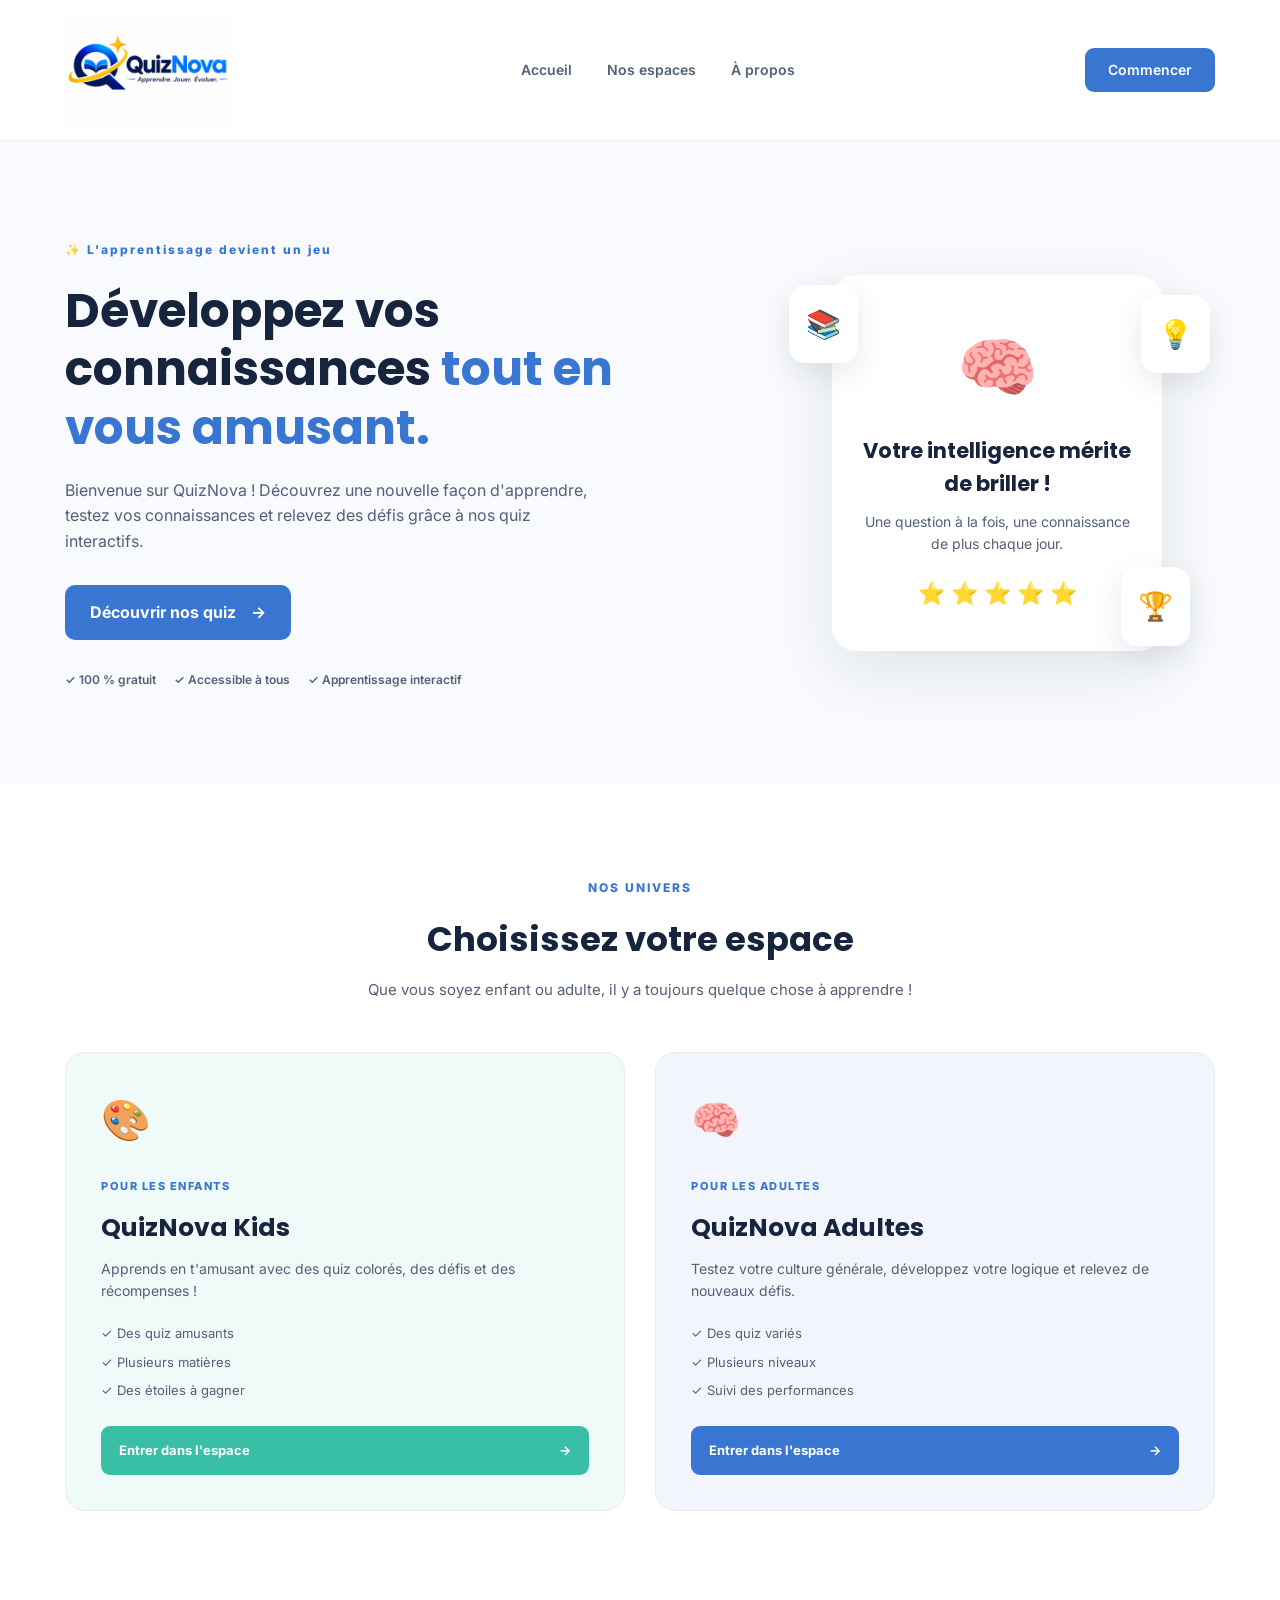
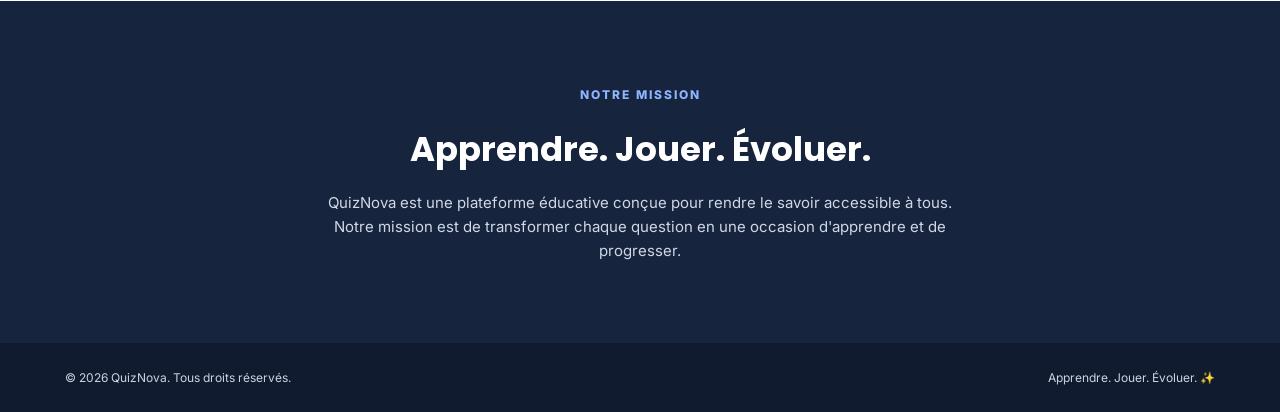
<file: index.html>
<!DOCTYPE html>
<html lang="fr">

<head>
    <meta charset="UTF-8">
    <meta name="viewport" content="width=device-width, initial-scale=1.0">

    <title>QuizNova | Apprendre. Jouer. Évoluer.</title>

    <!-- Favicon -->
    <link rel="icon" type="image/png" href="QuizNova_Favicon.png">

    <!-- Google Fonts -->
    <link rel="preconnect" href="https://fonts.googleapis.com">
    <link rel="preconnect" href="https://fonts.gstatic.com" crossorigin>

    <link href="https://fonts.googleapis.com/css2?family=Inter:wght@400;500;600;700;800&family=Poppins:wght@400;500;600;700;800&display=swap"
          rel="stylesheet">

    <!-- CSS -->
    <link rel="stylesheet" href="style.css">
</head>

<body>

    <!-- BARRE DE NAVIGATION -->
    <header class="navbar">
        <div class="container nav-content">

            <a href="index.html" class="logo">
                <img src="QuizNova_Navigation.png" alt="Logo QuizNova">
            </a>

            <nav class="nav-links">
                <a href="#accueil">Accueil</a>
                <a href="#espaces">Nos espaces</a>
                <a href="#apropos">À propos</a>
            </nav>

            <a href="#espaces" class="nav-button">
                Commencer
            </a>

        </div>
    </header>


    <!-- SECTION PRINCIPALE -->
    <main>

        <section class="hero" id="accueil">

            <div class="container hero-content">

                <div class="hero-text">

                    <span class="hero-label">
                        ✨ L'apprentissage devient un jeu
                    </span>

                    <h1>
                        Développez vos connaissances
                        <span>tout en vous amusant.</span>
                    </h1>

                    <p>
                        Bienvenue sur QuizNova ! Découvrez une nouvelle
                        façon d'apprendre, testez vos connaissances et
                        relevez des défis grâce à nos quiz interactifs.
                    </p>

                    <a href="#espaces" class="primary-button">
                        Découvrir nos quiz <span>→</span>
                    </a>

                    <div class="hero-info">
                        <span>✓ 100 % gratuit</span>
                        <span>✓ Accessible à tous</span>
                        <span>✓ Apprentissage interactif</span>
                    </div>

                </div>

                <div class="hero-visual">

                    <div class="visual-card">

                        <div class="visual-icon">🧠</div>

                        <h3>Votre intelligence mérite de briller !</h3>

                        <p>
                            Une question à la fois, une connaissance
                            de plus chaque jour.
                        </p>

                        <div class="visual-stars">
                            ⭐ ⭐ ⭐ ⭐ ⭐
                        </div>

                    </div>

                    <div class="floating-icon icon-one">📚</div>
                    <div class="floating-icon icon-two">💡</div>
                    <div class="floating-icon icon-three">🏆</div>

                </div>

            </div>

        </section>


        <!-- SECTION CHOIX DES ESPACES -->
        <section class="spaces" id="espaces">

            <div class="container">

                <div class="section-heading">

                    <span class="section-label">NOS UNIVERS</span>

                    <h2>Choisissez votre espace</h2>

                    <p>
                        Que vous soyez enfant ou adulte,
                        il y a toujours quelque chose à apprendre !
                    </p>

                </div>


                <div class="spaces-grid">

                    <!-- ESPACE ENFANTS -->
                    <article class="space-card kids-card">

                        <div class="space-icon">🎨</div>

                        <span class="space-category">
                            POUR LES ENFANTS
                        </span>

                        <h3>QuizNova Kids</h3>

                        <p>
                            Apprends en t'amusant avec des quiz colorés,
                            des défis et des récompenses !
                        </p>

                        <ul>
                            <li>✓ Des quiz amusants</li>
                            <li>✓ Plusieurs matières</li>
                            <li>✓ Des étoiles à gagner</li>
                        </ul>

                        <a href="enfants.html" class="space-button kids-button">
                            Entrer dans l'espace <span>→</span>
                        </a>

                    </article>


                    <!-- ESPACE ADULTES -->
                    <article class="space-card adults-card">

                        <div class="space-icon">🧠</div>

                        <span class="space-category">
                            POUR LES ADULTES
                        </span>

                        <h3>QuizNova Adultes</h3>

                        <p>
                            Testez votre culture générale, développez
                            votre logique et relevez de nouveaux défis.
                        </p>

                        <ul>
                            <li>✓ Des quiz variés</li>
                            <li>✓ Plusieurs niveaux</li>
                            <li>✓ Suivi des performances</li>
                        </ul>

                        <a href="adultes.html" class="space-button adults-button">
                            Entrer dans l'espace <span>→</span>
                        </a>

                    </article>

                </div>

            </div>

        </section>


        <!-- SECTION À PROPOS -->
        <section class="about" id="apropos">

            <div class="container about-content">

                <span class="section-label">NOTRE MISSION</span>

                <h2>Apprendre. Jouer. Évoluer.</h2>

                <p>
                    QuizNova est une plateforme éducative conçue
                    pour rendre le savoir accessible à tous.
                    Notre mission est de transformer chaque question
                    en une occasion d'apprendre et de progresser.
                </p>

            </div>

        </section>

    </main>


    <!-- PIED DE PAGE -->
    <footer class="footer">

        <div class="container footer-content">

            <p>© 2026 QuizNova. Tous droits réservés.</p>

            <p>Apprendre. Jouer. Évoluer. ✨</p>

        </div>

    </footer>


    <!-- JAVASCRIPT -->
    <script src="script.js"></script>

</body>
</html>
</file>
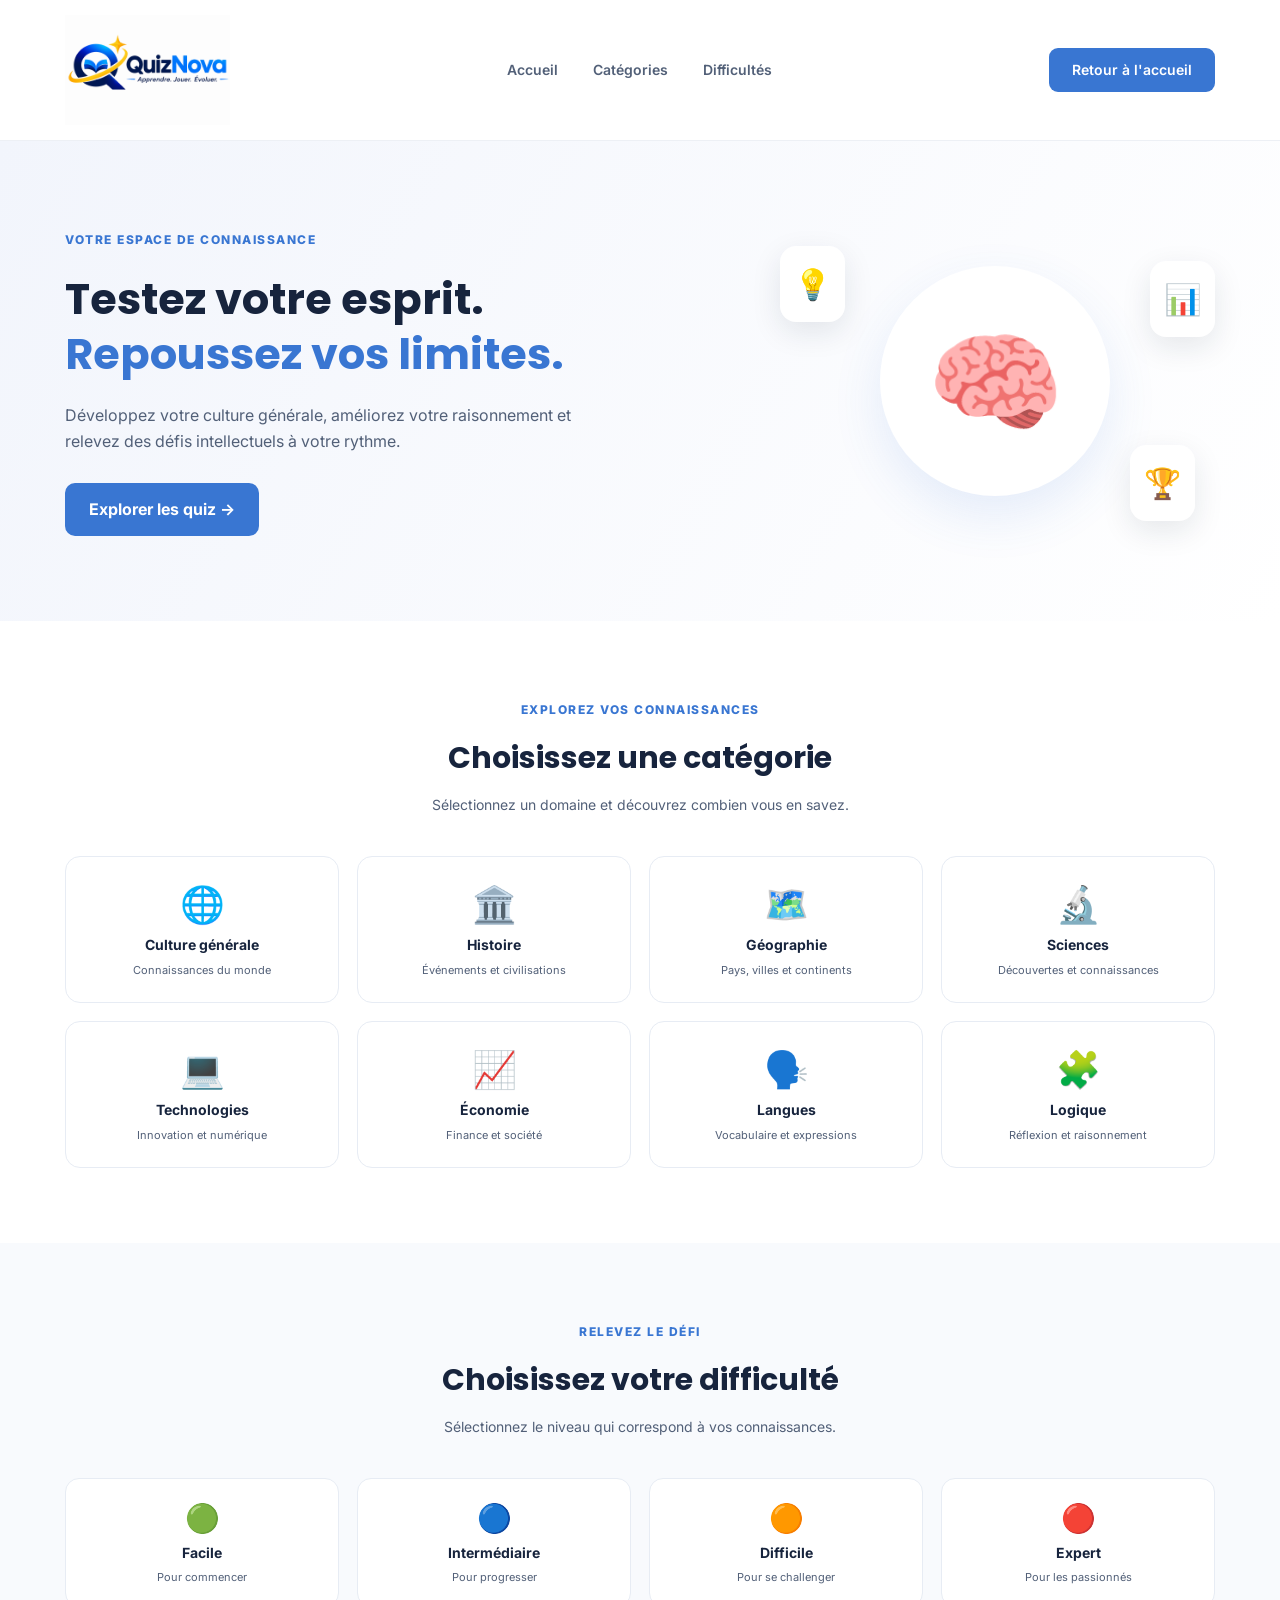
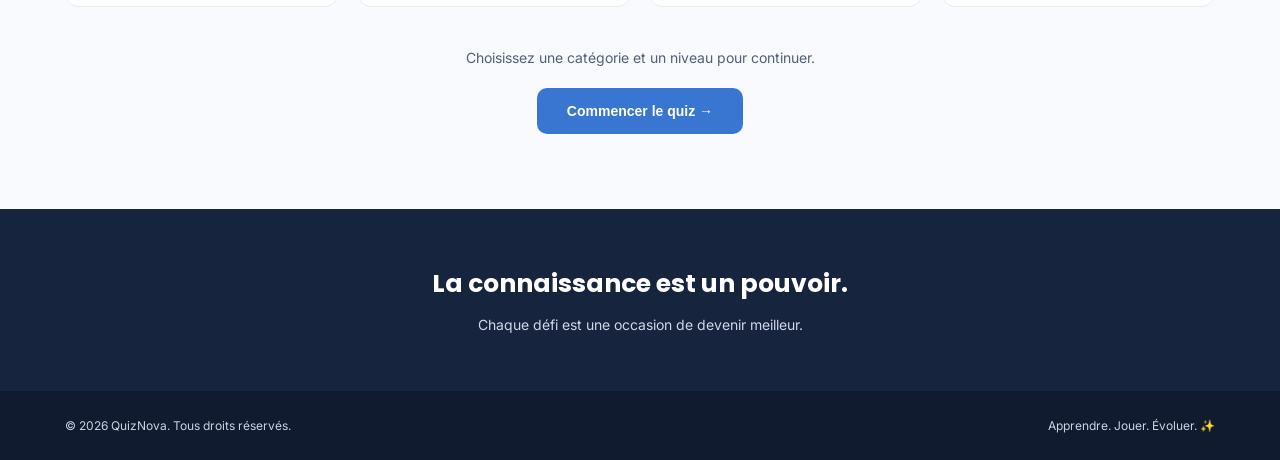
<file: adultes.html>
<!DOCTYPE html>
<html lang="fr">

<head>
    <meta charset="UTF-8">
    <meta name="viewport" content="width=device-width, initial-scale=1.0">

    <title>QuizNova Adultes | Testez vos connaissances</title>

    <link rel="icon" type="image/png" href="QuizNova_Favicon.png">

    <link rel="preconnect" href="https://fonts.googleapis.com">
    <link rel="preconnect" href="https://fonts.gstatic.com" crossorigin>

    <link href="https://fonts.googleapis.com/css2?family=Inter:wght@400;500;600;700;800&family=Poppins:wght@400;500;600;700;800&display=swap"
          rel="stylesheet">

    <link rel="stylesheet" href="style.css">
</head>

<body class="adults-page">

    <!-- NAVIGATION -->
    <header class="navbar">
        <div class="container nav-content">

            <a href="index.html" class="logo">
                <img src="QuizNova_Navigation.png" alt="QuizNova">
            </a>

            <nav class="nav-links">
                <a href="index.html">Accueil</a>
                <a href="#categories">Catégories</a>
                <a href="#difficultes">Difficultés</a>
            </nav>

            <a href="index.html" class="nav-button">
                Retour à l'accueil
            </a>

        </div>
    </header>

    <main>

        <!-- HERO ADULTES -->
        <section class="adults-hero">

            <div class="container adults-hero-content">

                <div class="adults-hero-text">

                    <span class="adults-label">VOTRE ESPACE DE CONNAISSANCE</span>

                    <h1>
                        Testez votre esprit.
                        <span>Repoussez vos limites.</span>
                    </h1>

                    <p>
                        Développez votre culture générale, améliorez votre
                        raisonnement et relevez des défis intellectuels
                        à votre rythme.
                    </p>

                    <a href="#categories" class="adults-main-button">
                        Explorer les quiz →
                    </a>

                </div>

                <div class="adults-illustration">
                    <div class="adults-emoji">🧠</div>
                    <div class="adults-floating first">💡</div>
                    <div class="adults-floating second">📊</div>
                    <div class="adults-floating third">🏆</div>
                </div>

            </div>

        </section>

        <!-- CATÉGORIES -->
        <section class="adults-categories section-padding" id="categories">

            <div class="container">

                <div class="adults-section-title">
                    <span class="adults-label">EXPLOREZ VOS CONNAISSANCES</span>
                    <h2>Choisissez une catégorie</h2>
                    <p>
                        Sélectionnez un domaine et découvrez
                        combien vous en savez.
                    </p>
                </div>

                <div class="adults-category-grid">

                    <button class="adults-category" data-category="culture générale">
                        <span>🌐</span>
                        <strong>Culture générale</strong>
                        <small>Connaissances du monde</small>
                    </button>

                    <button class="adults-category" data-category="histoire">
                        <span>🏛️</span>
                        <strong>Histoire</strong>
                        <small>Événements et civilisations</small>
                    </button>

                    <button class="adults-category" data-category="géographie">
                        <span>🗺️</span>
                        <strong>Géographie</strong>
                        <small>Pays, villes et continents</small>
                    </button>

                    <button class="adults-category" data-category="sciences">
                        <span>🔬</span>
                        <strong>Sciences</strong>
                        <small>Découvertes et connaissances</small>
                    </button>

                    <button class="adults-category" data-category="technologies">
                        <span>💻</span>
                        <strong>Technologies</strong>
                        <small>Innovation et numérique</small>
                    </button>

                    <button class="adults-category" data-category="économie">
                        <span>📈</span>
                        <strong>Économie</strong>
                        <small>Finance et société</small>
                    </button>

                    <button class="adults-category" data-category="langues">
                        <span>🗣️</span>
                        <strong>Langues</strong>
                        <small>Vocabulaire et expressions</small>
                    </button>

                    <button class="adults-category" data-category="logique">
                        <span>🧩</span>
                        <strong>Logique</strong>
                        <small>Réflexion et raisonnement</small>
                    </button>

                </div>

            </div>

        </section>

        <!-- DIFFICULTÉS -->
        <section class="adults-difficulty section-padding" id="difficultes">

            <div class="container">

                <div class="adults-section-title">
                    <span class="adults-label">RELEVEZ LE DÉFI</span>
                    <h2>Choisissez votre difficulté</h2>
                    <p>
                        Sélectionnez le niveau qui correspond
                        à vos connaissances.
                    </p>
                </div>

                <div class="difficulty-grid">

                    <button class="difficulty-card" data-difficulty="Facile">
                        <span>🟢</span>
                        <strong>Facile</strong>
                        <small>Pour commencer</small>
                    </button>

                    <button class="difficulty-card" data-difficulty="Intermédiaire">
                        <span>🔵</span>
                        <strong>Intermédiaire</strong>
                        <small>Pour progresser</small>
                    </button>

                    <button class="difficulty-card" data-difficulty="Difficile">
                        <span>🟠</span>
                        <strong>Difficile</strong>
                        <small>Pour se challenger</small>
                    </button>

                    <button class="difficulty-card" data-difficulty="Expert">
                        <span>🔴</span>
                        <strong>Expert</strong>
                        <small>Pour les passionnés</small>
                    </button>

                </div>

                <!-- BOUTON DE DÉMARRAGE -->
                <div class="adults-start-area">

                    <p id="adults-selection-message">
                        Choisissez une catégorie et un niveau pour continuer.
                    </p>

                    <button class="adults-start-button" id="adults-start">
                        Commencer le quiz →
                    </button>

                </div>

            </div>

        </section>

        <!-- MESSAGE FINAL -->
        <section class="adults-motivation">
            <div class="container">
                <h2>La connaissance est un pouvoir.</h2>
                <p>Chaque défi est une occasion de devenir meilleur.</p>
            </div>
        </section>

    </main>

    <!-- FOOTER -->
    <footer class="footer">
        <div class="container footer-content">
            <p>© 2026 QuizNova. Tous droits réservés.</p>
            <p>Apprendre. Jouer. Évoluer. ✨</p>
        </div>
    </footer>

    <script src="script.js"></script>

</body>
</html>
</file>
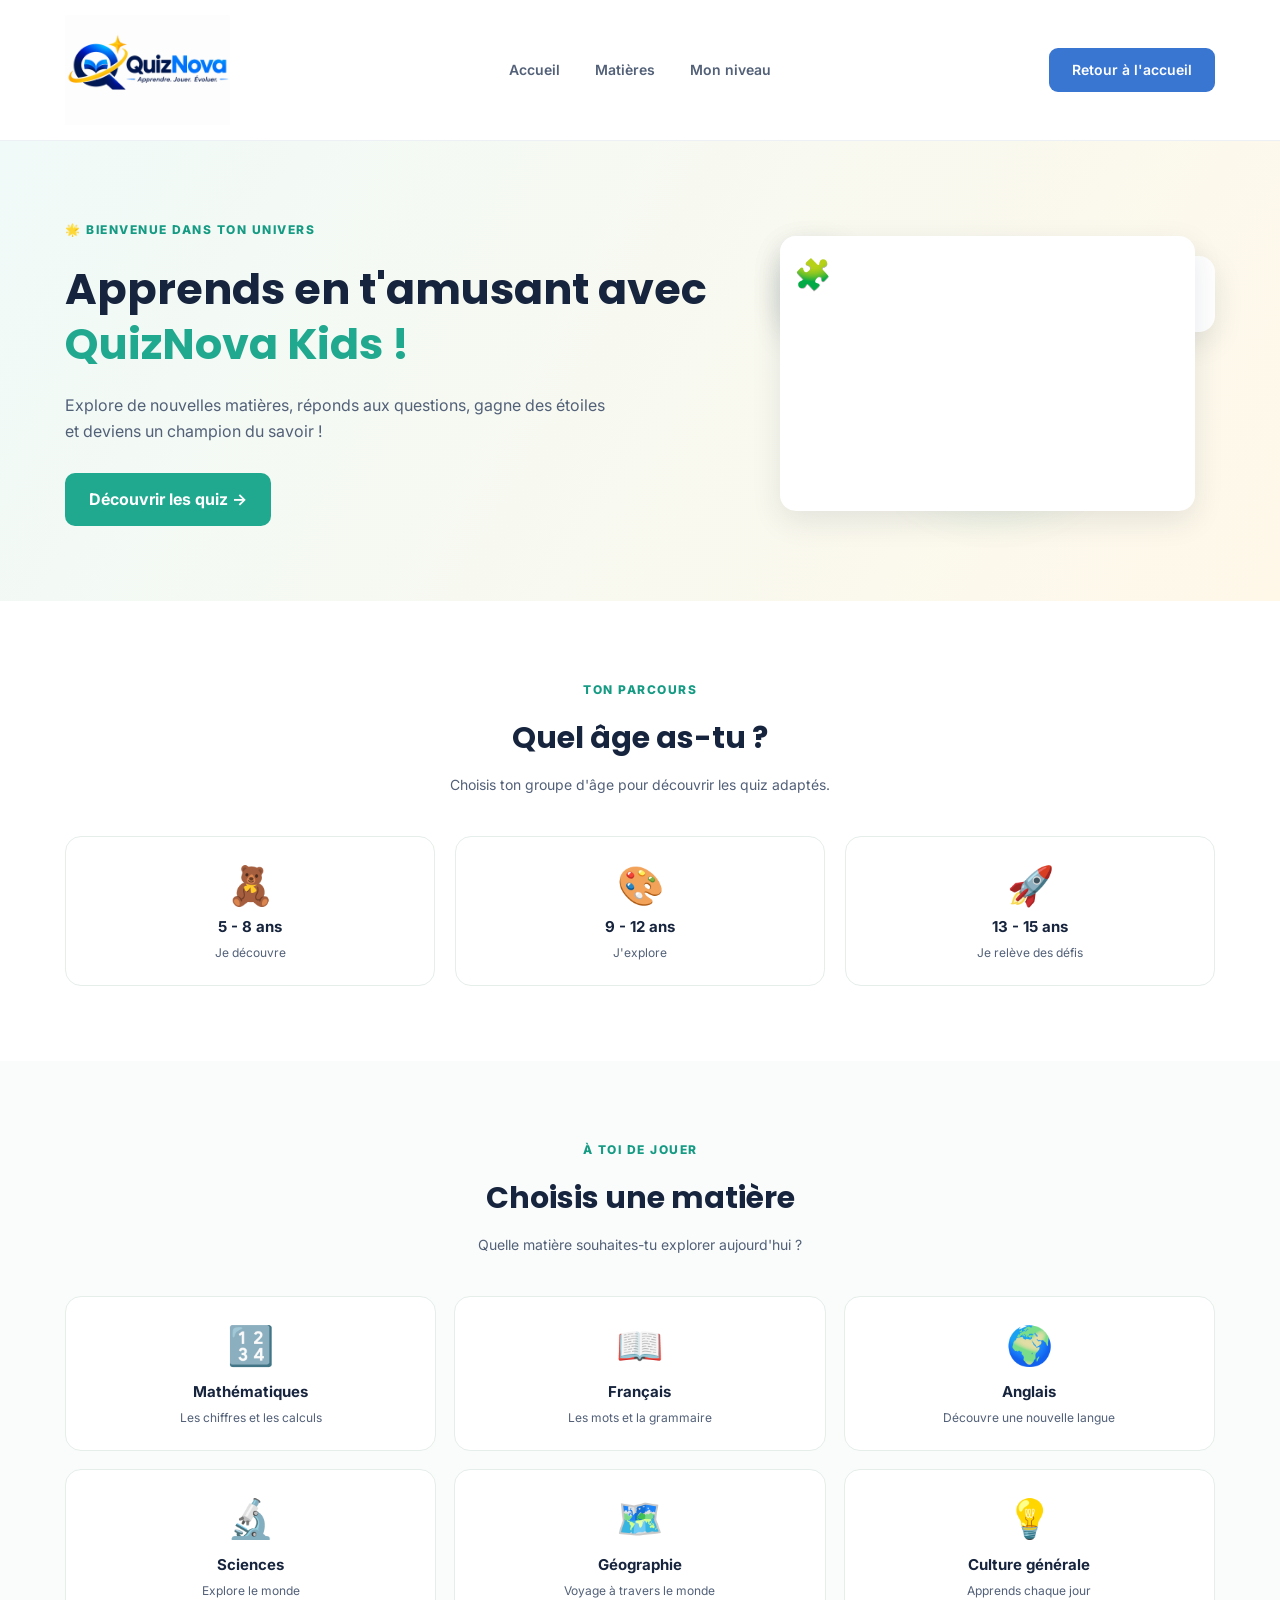
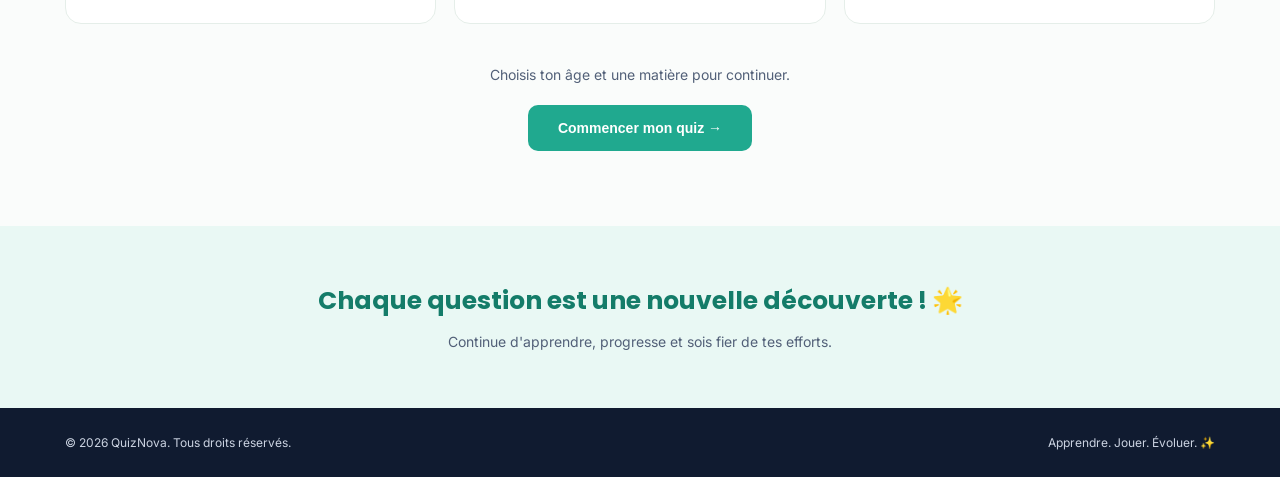
<file: enfants.html>
<!DOCTYPE html>
<html lang="fr">

<head>
    <meta charset="UTF-8">
    <meta name="viewport" content="width=device-width, initial-scale=1.0">

    <title>QuizNova Kids | Apprendre en s'amusant</title>

    <link rel="icon" type="image/png" href="QuizNova_Favicon.png">

    <link rel="preconnect" href="https://fonts.googleapis.com">
    <link rel="preconnect" href="https://fonts.gstatic.com" crossorigin>

    <link href="https://fonts.googleapis.com/css2?family=Inter:wght@400;500;600;700;800&family=Poppins:wght@400;500;600;700;800&display=swap"
          rel="stylesheet">

    <link rel="stylesheet" href="style.css">
</head>

<body class="kids-page">

    <!-- NAVIGATION -->
    <header class="navbar">
        <div class="container nav-content">

            <a href="index.html" class="logo">
                <img src="QuizNova_Navigation.png" alt="QuizNova">
            </a>

            <nav class="nav-links">
                <a href="index.html">Accueil</a>
                <a href="#categories">Matières</a>
                <a href="#niveaux">Mon niveau</a>
            </nav>

            <a href="index.html" class="nav-button">
                Retour à l'accueil
            </a>

        </div>
    </header>

    <main>

        <!-- HERO ENFANTS -->
        <section class="kids-hero">
            <div class="container kids-hero-content">

                <div class="kids-hero-text">

                    <span class="kids-label">🌟 BIENVENUE DANS TON UNIVERS</span>

                    <h1>
                        Apprends en t'amusant avec
                        <span>QuizNova Kids !</span>
                    </h1>

                    <p>
                        Explore de nouvelles matières, réponds aux questions,
                        gagne des étoiles et deviens un champion du savoir !
                    </p>

                    <a href="#categories" class="kids-main-button">
                        Découvrir les quiz →
                    </a>

                </div>

                <div class="kids-illustration">
                    <div class="kids-emoji">🚀</div>
                    <div class="kids-floating">⭐</div>
                    <div class="kids-floating second">📚</div>
                    <div class="kids-floating third">🧩</div>
                </div>

            </div>
        </section>

        <!-- CHOIX DU NIVEAU -->
        <section class="kids-level section-padding" id="niveaux">

            <div class="container">

                <div class="kids-section-title">
                    <span class="kids-label">TON PARCOURS</span>
                    <h2>Quel âge as-tu ?</h2>
                    <p>Choisis ton groupe d'âge pour découvrir les quiz adaptés.</p>
                </div>

                <div class="age-grid">

                    <button class="age-card" data-age="5-8">
                        <span>🧸</span>
                        <strong>5 - 8 ans</strong>
                        <small>Je découvre</small>
                    </button>

                    <button class="age-card" data-age="9-12">
                        <span>🎨</span>
                        <strong>9 - 12 ans</strong>
                        <small>J'explore</small>
                    </button>

                    <button class="age-card" data-age="13-15">
                        <span>🚀</span>
                        <strong>13 - 15 ans</strong>
                        <small>Je relève des défis</small>
                    </button>

                </div>

            </div>

        </section>

        <!-- CATÉGORIES -->
        <section class="kids-categories section-padding" id="categories">

            <div class="container">

                <div class="kids-section-title">
                    <span class="kids-label">À TOI DE JOUER</span>
                    <h2>Choisis une matière</h2>
                    <p>Quelle matière souhaites-tu explorer aujourd'hui ?</p>
                </div>

                <div class="kids-category-grid">

                    <button class="kids-category" data-category="mathématiques">
                        <span class="category-emoji">🔢</span>
                        <strong>Mathématiques</strong>
                        <small>Les chiffres et les calculs</small>
                    </button>

                    <button class="kids-category" data-category="français">
                        <span class="category-emoji">📖</span>
                        <strong>Français</strong>
                        <small>Les mots et la grammaire</small>
                    </button>

                    <button class="kids-category" data-category="anglais">
                        <span class="category-emoji">🌍</span>
                        <strong>Anglais</strong>
                        <small>Découvre une nouvelle langue</small>
                    </button>

                    <button class="kids-category" data-category="sciences">
                        <span class="category-emoji">🔬</span>
                        <strong>Sciences</strong>
                        <small>Explore le monde</small>
                    </button>

                    <button class="kids-category" data-category="géographie">
                        <span class="category-emoji">🗺️</span>
                        <strong>Géographie</strong>
                        <small>Voyage à travers le monde</small>
                    </button>

                    <button class="kids-category" data-category="culture générale">
                        <span class="category-emoji">💡</span>
                        <strong>Culture générale</strong>
                        <small>Apprends chaque jour</small>
                    </button>

                </div>

                <!-- BOUTON DE DÉMARRAGE -->
                <div class="kids-start-area">

                    <p id="kids-selection-message">
                        Choisis ton âge et une matière pour continuer.
                    </p>

                    <button class="kids-start-button" id="kids-start">
                        Commencer mon quiz →
                    </button>

                </div>

            </div>

        </section>

        <!-- MESSAGE MOTIVANT -->
        <section class="kids-motivation">
            <div class="container">
                <h2>Chaque question est une nouvelle découverte ! 🌟</h2>
                <p>Continue d'apprendre, progresse et sois fier de tes efforts.</p>
            </div>
        </section>

    </main>

    <!-- FOOTER -->
    <footer class="footer">
        <div class="container footer-content">
            <p>© 2026 QuizNova. Tous droits réservés.</p>
            <p>Apprendre. Jouer. Évoluer. ✨</p>
        </div>
    </footer>

    <script src="script.js"></script>

</body>
</html>
</file>
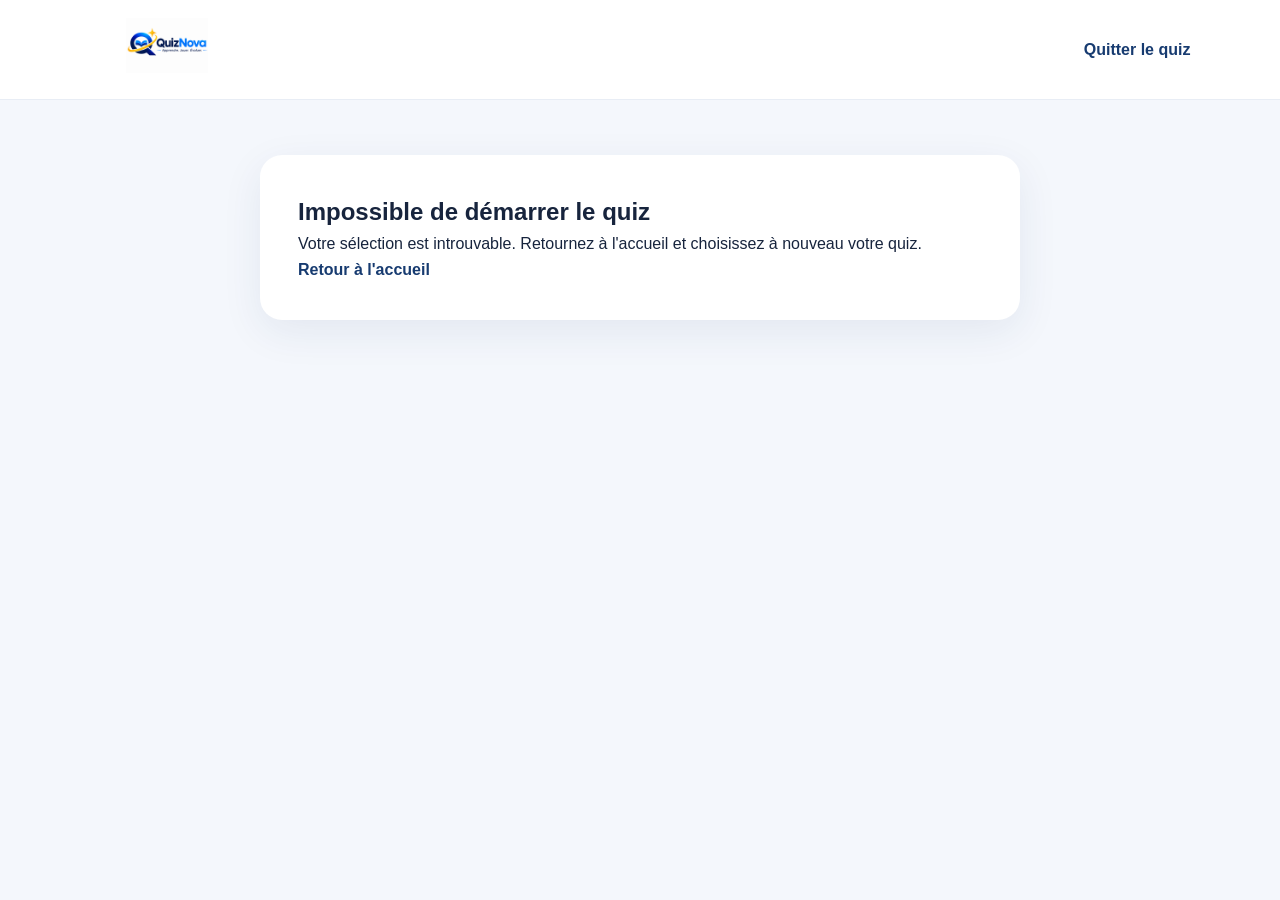
<file: quiz.html>
<!DOCTYPE html>
<html lang="fr">
<head>
  <meta charset="UTF-8">
  <meta name="viewport" content="width=device-width, initial-scale=1.0">
  <title>QuizNova | Mon quiz</title>
  <link rel="icon" href="QuizNova_Favicon.png">
  <link rel="stylesheet" href="style.css">
</head>
<body class="quiz-page">

  <header class="quiz-header">
    <a href="index.html">
      <img src="QuizNova_Navigation.png" alt="QuizNova" class="quiz-logo">
    </a>
    <a href="index.html" class="quiz-exit">Quitter le quiz</a>
  </header>

  <main class="quiz-container">
    <section class="quiz-card" id="quiz-card">
      <div class="quiz-top">
        <div>
          <span class="quiz-label" id="quiz-space">ESPACE QUIZ</span>
          <h1 id="quiz-category">Chargement...</h1>
        </div>
        <div class="quiz-counter" id="quiz-counter">Question 1</div>
      </div>

      <div class="quiz-progress">
        <div id="quiz-progress-bar"></div>
      </div>

      <div class="quiz-meta">
        <span id="quiz-level"></span>
        <span id="quiz-timer">⏱ 30 s</span>
      </div>

      <h2 id="question-text">Préparation de votre quiz...</h2>

      <div id="answer-list" class="answer-list"></div>

      <div id="feedback" class="quiz-feedback" aria-live="polite"></div>

      <button id="next-button" class="quiz-next" disabled>
        Question suivante
      </button>
    </section>

    <section class="quiz-card quiz-result" id="result-card" hidden>
      <div class="result-icon">🏆</div>
      <span class="quiz-label">QUIZNOVA</span>
      <h1 id="result-title">Quiz terminé !</h1>
      <p id="result-message"></p>

      <div class="result-score">
        <strong id="final-score">0/0</strong>
        <span>Votre score</span>
      </div>

      <p id="result-detail"></p>

      <div class="result-actions">
        <button id="restart-button" class="quiz-next">Recommencer</button>
        <a href="index.html" class="quiz-home">Retour à l'accueil</a>
      </div>
    </section>
  </main>

  <script src="questions.js"></script>
  <script src="quiz.js"></script>
</body>
</html>
</file>
<file: style.css>
/* =================================
   1. VARIABLES ET CONFIGURATION
================================= */

:root {
    --navy: #17243D;
    --blue: #3976D2;
    --blue-light: #EAF1FC;
    --mint: #39BFA5;
    --background: #F8FAFD;
    --white: #FFFFFF;
    --text: #526078;
}

* {
    margin: 0;
    padding: 0;
    box-sizing: border-box;
}

html {
    scroll-behavior: smooth;
}

body {
    font-family: 'Inter', sans-serif;
    background: var(--white);
    color: var(--navy);
    line-height: 1.6;
}

.container {
    width: 90%;
    max-width: 1150px;
    margin: auto;
}

a {
    text-decoration: none;
    color: inherit;
}


/* =================================
   2. BARRE DE NAVIGATION
================================= */

.navbar {
    background: var(--white);
    padding: 15px 0;
    border-bottom: 1px solid #EDF0F5;
    position: sticky;
    top: 0;
    z-index: 1000;
}

.nav-content {
    display: flex;
    align-items: center;
    justify-content: space-between;
}

.logo img {
    width: 165px;
    height: auto;
    display: block;
}

.nav-links {
    display: flex;
    gap: 35px;
}

.nav-links a {
    color: var(--text);
    font-size: 14px;
    font-weight: 600;
    transition: 0.3s;
}

.nav-links a:hover {
    color: var(--blue);
}

.nav-button {
    background: var(--blue);
    color: var(--white);
    padding: 11px 23px;
    border-radius: 9px;
    font-size: 14px;
    font-weight: 600;
    transition: 0.3s;
}

.nav-button:hover {
    background: var(--navy);
    transform: translateY(-2px);
}


/* =================================
   3. SECTION PRINCIPALE
================================= */

.hero {
    background: var(--background);
    padding: 95px 0;
    overflow: hidden;
}

.hero-content {
    display: grid;
    grid-template-columns: 1.2fr 0.8fr;
    align-items: center;
    gap: 60px;
}

.hero-label,
.section-label {
    color: var(--blue);
    font-size: 12px;
    font-weight: 800;
    letter-spacing: 2px;
}

.hero h1 {
    font-family: 'Poppins', sans-serif;
    font-size: 47px;
    line-height: 1.25;
    margin: 20px 0;
    max-width: 650px;
}

.hero h1 span {
    color: var(--blue);
}

.hero-text > p {
    color: var(--text);
    font-size: 16px;
    max-width: 540px;
    margin-bottom: 30px;
}

.primary-button {
    display: inline-flex;
    align-items: center;
    gap: 15px;
    background: var(--blue);
    color: var(--white);
    padding: 15px 25px;
    border-radius: 10px;
    font-weight: 700;
    transition: 0.3s;
}

.primary-button:hover {
    background: var(--navy);
    transform: translateY(-3px);
}

.hero-info {
    display: flex;
    flex-wrap: wrap;
    gap: 18px;
    margin-top: 30px;
    color: var(--text);
    font-size: 12px;
    font-weight: 600;
}


/* =================================
   4. ILLUSTRATION
================================= */

.hero-visual {
    min-height: 350px;
    position: relative;
    display: flex;
    justify-content: center;
    align-items: center;
}

.visual-card {
    background: var(--white);
    padding: 40px 30px;
    border-radius: 24px;
    text-align: center;
    max-width: 330px;
    box-shadow: 0 20px 60px rgba(23, 36, 61, 0.10);
    position: relative;
    z-index: 2;
}

.visual-icon {
    font-size: 65px;
    margin-bottom: 15px;
}

.visual-card h3 {
    font-family: 'Poppins', sans-serif;
    font-size: 21px;
    margin-bottom: 10px;
}

.visual-card p {
    color: var(--text);
    font-size: 14px;
}

.visual-stars {
    margin-top: 20px;
    font-size: 22px;
}

.floating-icon {
    position: absolute;
    background: var(--white);
    padding: 17px;
    border-radius: 16px;
    font-size: 28px;
    box-shadow: 0 10px 30px rgba(23, 36, 61, 0.10);
    z-index: 3;
}

.icon-one {
    top: 10px;
    left: 10px;
}

.icon-two {
    top: 20px;
    right: 5px;
}

.icon-three {
    bottom: 5px;
    right: 25px;
}


/* =================================
   5. SECTION DES ESPACES
================================= */

.spaces {
    padding: 90px 0;
}

.section-heading {
    text-align: center;
    margin-bottom: 50px;
}

.section-heading h2,
.about h2 {
    font-family: 'Poppins', sans-serif;
    font-size: 34px;
    margin: 12px 0;
}

.section-heading p {
    color: var(--text);
    font-size: 15px;
}

.spaces-grid {
    display: grid;
    grid-template-columns: repeat(2, 1fr);
    gap: 30px;
}

.space-card {
    padding: 35px;
    border-radius: 20px;
    border: 1px solid #E9EDF4;
    transition: 0.3s;
}

.space-card:hover {
    transform: translateY(-7px);
    box-shadow: 0 18px 40px rgba(23, 36, 61, 0.08);
}

.kids-card {
    background: #F0FAF8;
}

.adults-card {
    background: #F2F5FC;
}

.space-icon {
    font-size: 40px;
    margin-bottom: 20px;
}

.space-category {
    color: var(--blue);
    font-size: 11px;
    font-weight: 800;
    letter-spacing: 1.5px;
}

.space-card h3 {
    font-family: 'Poppins', sans-serif;
    font-size: 25px;
    margin: 10px 0;
}

.space-card p {
    color: var(--text);
    font-size: 14px;
    margin-bottom: 20px;
}

.space-card ul {
    list-style: none;
    margin-bottom: 25px;
}

.space-card li {
    color: var(--text);
    font-size: 13px;
    margin-bottom: 8px;
}

.space-button {
    display: flex;
    align-items: center;
    justify-content: space-between;
    padding: 14px 18px;
    border-radius: 9px;
    color: var(--white);
    font-weight: 700;
    font-size: 13px;
    transition: 0.3s;
}

.kids-button {
    background: var(--mint);
}

.adults-button {
    background: var(--blue);
}

.space-button:hover {
    opacity: 0.85;
    transform: translateY(-2px);
}


/* =================================
   6. SECTION À PROPOS
================================= */

.about {
    background: var(--navy);
    color: var(--white);
    padding: 80px 0;
    text-align: center;
}

.about .section-label {
    color: #8EB5FF;
}

.about h2 {
    margin: 15px 0;
}

.about p {
    max-width: 650px;
    margin: auto;
    color: #D0D8E7;
    font-size: 15px;
}


/* =================================
   7. PIED DE PAGE
================================= */

.footer {
    padding: 25px 0;
    background: #101B30;
    color: #CBD3E1;
    font-size: 12px;
}

.footer-content {
    display: flex;
    justify-content: space-between;
    gap: 15px;
}


/* =================================
   8. RESPONSIVE DESIGN
================================= */

@media (max-width: 850px) {

    .hero-content {
        grid-template-columns: 1fr;
        text-align: center;
    }

    .hero-text > p {
        margin-left: auto;
        margin-right: auto;
    }

    .hero-info {
        justify-content: center;
    }

    .hero h1 {
        font-size: 38px;
    }

    .hero-visual {
        margin-top: 20px;
    }
}

@media (max-width: 650px) {

    .nav-links {
        display: none;
    }

    .logo img {
        width: 135px;
    }

    .nav-button {
        padding: 9px 14px;
        font-size: 12px;
    }

    .hero {
        padding: 65px 0;
    }

    .hero h1 {
        font-size: 31px;
    }

    .spaces {
        padding: 65px 0;
    }

    .spaces-grid {
        grid-template-columns: 1fr;
    }

    .section-heading h2,
    .about h2 {
        font-size: 27px;
    }

    .space-card {
        padding: 25px;
    }

    .footer-content {
        flex-direction: column;
        text-align: center;
    }
} 
/* Animation d'apparition des cartes */

.space-card.reveal {
    opacity: 0;
    transform: translateY(25px);
    transition: opacity 0.6s ease, transform 0.6s ease;
}

.space-card.reveal.visible {
    opacity: 1;
    transform: translateY(0);
}

/* ==========================================
   QUIZNOVA KIDS
========================================== */

.section-padding {
    padding: 75px 0;
}

/* HERO KIDS */

.kids-hero {
    background: linear-gradient(120deg, #F0FAF8, #FFF8E9);
    padding: 75px 0;
    overflow: hidden;
}

.kids-hero-content,
.adults-hero-content {
    display: grid;
    grid-template-columns: 1.2fr 0.8fr;
    align-items: center;
    gap: 50px;
}

.kids-label {
    color: #159B83;
    font-size: 12px;
    font-weight: 800;
    letter-spacing: 1.5px;
}

.kids-hero h1,
.adults-hero h1 {
    font-family: 'Poppins', sans-serif;
    font-size: 43px;
    line-height: 1.3;
    margin: 20px 0;
}

.kids-hero h1 span {
    color: #20A98F;
}

.kids-hero-text p,
.adults-hero-text p {
    color: var(--text);
    max-width: 550px;
    margin-bottom: 28px;
}

.kids-main-button,
.adults-main-button {
    display: inline-block;
    padding: 14px 24px;
    border-radius: 10px;
    color: white;
    font-weight: 700;
    transition: 0.3s;
}

.kids-main-button {
    background: #20A98F;
}

.kids-main-button:hover {
    background: #147C69;
    transform: translateY(-3px);
}

/* ILLUSTRATION KIDS */

.kids-illustration,
.adults-illustration {
    min-height: 280px;
    position: relative;
    display: flex;
    align-items: center;
    justify-content: center;
}

.kids-emoji {
    font-size: 125px;
    background: white;
    width: 230px;
    height: 230px;
    display: flex;
    justify-content: center;
    align-items: center;
    border-radius: 50%;
    box-shadow: 0 20px 50px rgba(32, 169, 143, 0.12);
}

.kids-floating,
.adults-floating {
    position: absolute;
    background: white;
    border-radius: 16px;
    padding: 14px;
    font-size: 30px;
    box-shadow: 0 10px 30px rgba(23, 36, 61, 0.10);
}

.kids-floating {
    top: 5px;
    left: 5px;
}

.kids-floating.second {
    top: 25px;
    right: 0;
}

.kids-floating.third {
    bottom: 0;
    right: 20px;
}


/* TITRES DES SECTIONS */

.kids-section-title,
.adults-section-title {
    text-align: center;
    margin-bottom: 40px;
}

.kids-section-title h2,
.adults-section-title h2 {
    font-family: 'Poppins', sans-serif;
    font-size: 30px;
    margin: 12px 0;
}

.kids-section-title p,
.adults-section-title p {
    color: var(--text);
    font-size: 14px;
}


/* CHOIX DE L'AGE */

.age-grid {
    display: grid;
    grid-template-columns: repeat(3, 1fr);
    gap: 20px;
}

.age-card,
.kids-category {
    border: 1px solid #E5EEE9;
    background: white;
    border-radius: 16px;
    padding: 25px 15px;
    cursor: pointer;
    font-family: 'Inter', sans-serif;
    display: flex;
    flex-direction: column;
    align-items: center;
    gap: 9px;
    transition: 0.3s;
}

.age-card span {
    font-size: 38px;
}

.age-card strong,
.kids-category strong {
    color: var(--navy);
    font-size: 15px;
}

.age-card small,
.kids-category small {
    color: var(--text);
    font-size: 12px;
}

.age-card:hover,
.kids-category:hover {
    border-color: var(--mint);
    transform: translateY(-5px);
    box-shadow: 0 12px 25px rgba(32, 169, 143, 0.10);
}

.age-card.selected,
.kids-category.selected {
    border: 2px solid #20A98F;
    background: #F0FAF8;
}


/* CATEGORIES KIDS */

.kids-categories {
    background: #FAFCFB;
}

.kids-category-grid {
    display: grid;
    grid-template-columns: repeat(3, 1fr);
    gap: 18px;
}

.category-emoji {
    font-size: 38px;
    margin-bottom: 5px;
}

.kids-start-area,
.adults-start-area {
    text-align: center;
    margin-top: 40px;
}

.kids-start-area p,
.adults-start-area p {
    color: var(--text);
    margin-bottom: 18px;
    font-size: 14px;
}

.kids-start-button,
.adults-start-button {
    border: none;
    padding: 15px 30px;
    border-radius: 10px;
    font-size: 14px;
    font-weight: 700;
    cursor: pointer;
    color: white;
    transition: 0.3s;
}

.kids-start-button {
    background: #20A98F;
}

.kids-start-button:hover {
    background: #147C69;
    transform: translateY(-3px);
}


/* MOTIVATION KIDS */

.kids-motivation {
    background: #E9F8F4;
    text-align: center;
    padding: 55px 0;
}

.kids-motivation h2 {
    font-family: 'Poppins', sans-serif;
    font-size: 25px;
    color: #147C69;
    margin-bottom: 10px;
}

.kids-motivation p {
    color: var(--text);
    font-size: 14px;
}


/* ==========================================
   QUIZNOVA ADULTES
========================================== */

.adults-hero {
    background: linear-gradient(120deg, #F2F5FC, #FFFFFF);
    padding: 85px 0;
}

.adults-label {
    color: var(--blue);
    font-size: 12px;
    font-weight: 800;
    letter-spacing: 1.5px;
}

.adults-hero h1 span {
    color: var(--blue);
}

.adults-main-button {
    background: var(--blue);
}

.adults-main-button:hover {
    background: var(--navy);
    transform: translateY(-3px);
}


/* ILLUSTRATION ADULTES */

.adults-emoji {
    width: 230px;
    height: 230px;
    border-radius: 50%;
    background: white;
    display: flex;
    align-items: center;
    justify-content: center;
    font-size: 110px;
    box-shadow: 0 20px 50px rgba(57, 118, 210, 0.12);
}

.adults-floating.first {
    top: 5px;
    left: 5px;
}

.adults-floating.second {
    top: 20px;
    right: 0;
}

.adults-floating.third {
    bottom: 0;
    right: 20px;
}


/* CATEGORIES ADULTES */

.adults-category-grid {
    display: grid;
    grid-template-columns: repeat(4, 1fr);
    gap: 18px;
}

.adults-category {
    background: white;
    border: 1px solid #E7ECF4;
    border-radius: 15px;
    padding: 25px 12px;
    display: flex;
    flex-direction: column;
    align-items: center;
    gap: 10px;
    cursor: pointer;
    font-family: 'Inter', sans-serif;
    transition: 0.3s;
}

.adults-category > span {
    font-size: 36px;
}

.adults-category strong,
.difficulty-card strong {
    color: var(--navy);
    font-size: 14px;
}

.adults-category small,
.difficulty-card small {
    color: var(--text);
    font-size: 11px;
    text-align: center;
}

.adults-category:hover {
    border-color: var(--blue);
    transform: translateY(-5px);
    box-shadow: 0 12px 25px rgba(57, 118, 210, 0.08);
}

.adults-category.selected {
    border: 2px solid var(--blue);
    background: var(--blue-light);
}


/* DIFFICULTES ADULTES */

.adults-difficulty {
    background: #F8FAFD;
}

.difficulty-grid {
    display: grid;
    grid-template-columns: repeat(4, 1fr);
    gap: 18px;
}

.difficulty-card {
    background: white;
    border: 1px solid #E7ECF4;
    border-radius: 14px;
    padding: 22px 12px;
    display: flex;
    flex-direction: column;
    align-items: center;
    gap: 9px;
    cursor: pointer;
    font-family: 'Inter', sans-serif;
    transition: 0.3s;
}

.difficulty-card > span {
    font-size: 28px;
}

.difficulty-card:hover {
    transform: translateY(-4px);
    border-color: var(--blue);
}

.difficulty-card.selected {
    border: 2px solid var(--blue);
    background: var(--blue-light);
}

.adults-start-button {
    background: var(--blue);
}

.adults-start-button:hover {
    background: var(--navy);
    transform: translateY(-3px);
}


/* MOTIVATION ADULTES */

.adults-motivation {
    background: var(--navy);
    color: white;
    padding: 55px 0;
    text-align: center;
}

.adults-motivation h2 {
    font-family: 'Poppins', sans-serif;
    font-size: 25px;
    margin-bottom: 10px;
}

.adults-motivation p {
    color: #D0D8E7;
    font-size: 14px;
}


/* ==========================================
   RESPONSIVE - KIDS ET ADULTES
========================================== */

@media (max-width: 850px) {

    .kids-hero-content,
    .adults-hero-content {
        grid-template-columns: 1fr;
        text-align: center;
    }

    .kids-hero-text p,
    .adults-hero-text p {
        margin-left: auto;
        margin-right: auto;
    }

    .kids-illustration,
    .adults-illustration {
        margin-top: 20px;
    }

    .adults-category-grid {
        grid-template-columns: repeat(2, 1fr);
    }

    .difficulty-grid {
        grid-template-columns: repeat(2, 1fr);
    }
}

@media (max-width: 650px) {

    .kids-hero,
    .adults-hero {
        padding: 60px 0;
    }

    .kids-hero h1,
    .adults-hero h1 {
        font-size: 31px;
    }

    .age-grid {
        grid-template-columns: 1fr;
    }

    .kids-category-grid {
        grid-template-columns: repeat(2, 1fr);
    }

    .kids-section-title h2,
    .adults-section-title h2 {
        font-size: 25px;
    }

    .kids-emoji,
    .adults-emoji {
        width: 180px;
        height: 180px;
        font-size: 85px;
    }
}

@media (max-width: 400px) {

    .kids-category-grid,
    .adults-category-grid {
        grid-template-columns: 1fr;
    }

    .difficulty-grid {
        grid-template-columns: 1fr 1fr;
    }
}
/* ==================================
   QUIZNOVA - MOTEUR DE QUIZ
================================== */

.quiz-page {
  min-height: 100vh;
  background: #f4f7fc;
}

.quiz-header {
  display: flex;
  align-items: center;
  justify-content: space-between;
  padding: 18px 7%;
  background: #ffffff;
  border-bottom: 1px solid #e8edf5;
}

.quiz-logo {
  width: 155px;
  max-height: 55px;
  object-fit: contain;
}

.quiz-exit,
.quiz-home {
  color: #173b70;
  text-decoration: none;
  font-weight: 600;
}

.quiz-container {
  width: min(760px, 92%);
  margin: 55px auto;
}

.quiz-card {
  padding: 38px;
  background: #ffffff;
  border-radius: 22px;
  box-shadow: 0 12px 40px rgba(25, 55, 100, 0.08);
}

.quiz-top {
  display: flex;
  align-items: center;
  justify-content: space-between;
  gap: 15px;
}

.quiz-label {
  color: #3978d7;
  font-size: 12px;
  font-weight: 800;
  letter-spacing: 1.5px;
  text-transform: uppercase;
}

.quiz-top h1 {
  margin: 8px 0 0;
  color: #17345e;
  font-size: 27px;
  text-transform: capitalize;
}

.quiz-counter {
  color: #536783;
  font-size: 14px;
  font-weight: 700;
  white-space: nowrap;
}

.quiz-progress {
  width: 100%;
  height: 9px;
  margin: 25px 0 18px;
  overflow: hidden;
  background: #e8edf5;
  border-radius: 20px;
}

#quiz-progress-bar {
  width: 0;
  height: 100%;
  background: #3978d7;
  border-radius: 20px;
  transition: width 0.3s ease;
}

.quiz-meta {
  display: flex;
  justify-content: space-between;
  color: #66758b;
  font-size: 14px;
  margin-bottom: 28px;
}

#question-text {
  margin-bottom: 25px;
  color: #182f50;
  font-size: 23px;
  line-height: 1.5;
}

.answer-list {
  display: grid;
  gap: 13px;
}

.answer-option {
  width: 100%;
  padding: 16px 18px;
  border: 1.5px solid #dce5f1;
  border-radius: 12px;
  background: #ffffff;
  color: #263d5c;
  text-align: left;
  font-size: 15px;
  cursor: pointer;
  transition: 0.2s ease;
}

.answer-option:hover:not(:disabled) {
  border-color: #3978d7;
  background: #f2f7ff;
  transform: translateY(-2px);
}

.answer-option:disabled {
  cursor: default;
}

.answer-option.correct-answer {
  border-color: #219b68;
  background: #e9f8f0;
  color: #16734b;
}

.answer-option.wrong-answer {
  border-color: #e15c5c;
  background: #fff0f0;
  color: #b73535;
}

.quiz-feedback {
  margin-top: 20px;
  padding: 14px;
  border-radius: 10px;
  line-height: 1.6;
  font-size: 14px;
}

.feedback-correct {
  color: #16734b;
  background: #e9f8f0;
}

.feedback-wrong {
  color: #a33a3a;
  background: #fff0f0;
}

.quiz-next {
  display: block;
  width: 100%;
  margin-top: 24px;
  padding: 16px;
  border: none;
  border-radius: 12px;
  background: #245fae;
  color: #ffffff;
  font-size: 16px;
  font-weight: 700;
  cursor: pointer;
  transition: 0.2s ease;
}

.quiz-next:hover:not(:disabled) {
  background: #17477f;
}

.quiz-next:disabled {
  opacity: 0.45;
  cursor: not-allowed;
}

.quiz-result {
  text-align: center;
}

.quiz-result[hidden] {
  display: none;
}

.result-icon {
  margin-bottom: 15px;
  font-size: 55px;
}

.quiz-result h1 {
  margin: 12px 0;
  color: #17345e;
}

.quiz-result p {
  color: #64748b;
  line-height: 1.6;
}

.result-score {
  display: flex;
  flex-direction: column;
  gap: 5px;
  width: 160px;
  height: 160px;
  align-items: center;
  justify-content: center;
  margin: 28px auto;
  border: 9px solid #dceaff;
  border-radius: 50%;
  background: #f3f7ff;
}

.result-score strong {
  color: #245fae;
  font-size: 35px;
}

.result-score span {
  color: #64748b;
  font-size: 13px;
}

.result-actions {
  margin-top: 25px;
}

.result-actions .quiz-home {
  display: inline-block;
  margin-top: 20px;
}

@media (max-width: 600px) {
  .quiz-header {
    padding: 15px 5%;
  }

  .quiz-logo {
    width: 125px;
  }

  .quiz-container {
    margin: 25px auto;
  }

  .quiz-card {
    padding: 23px 18px;
  }

  .quiz-top h1 {
    font-size: 22px;
  }

  #question-text {
    font-size: 19px;
  }

  .quiz-counter {
    font-size: 12px;
  }
}
</file>
